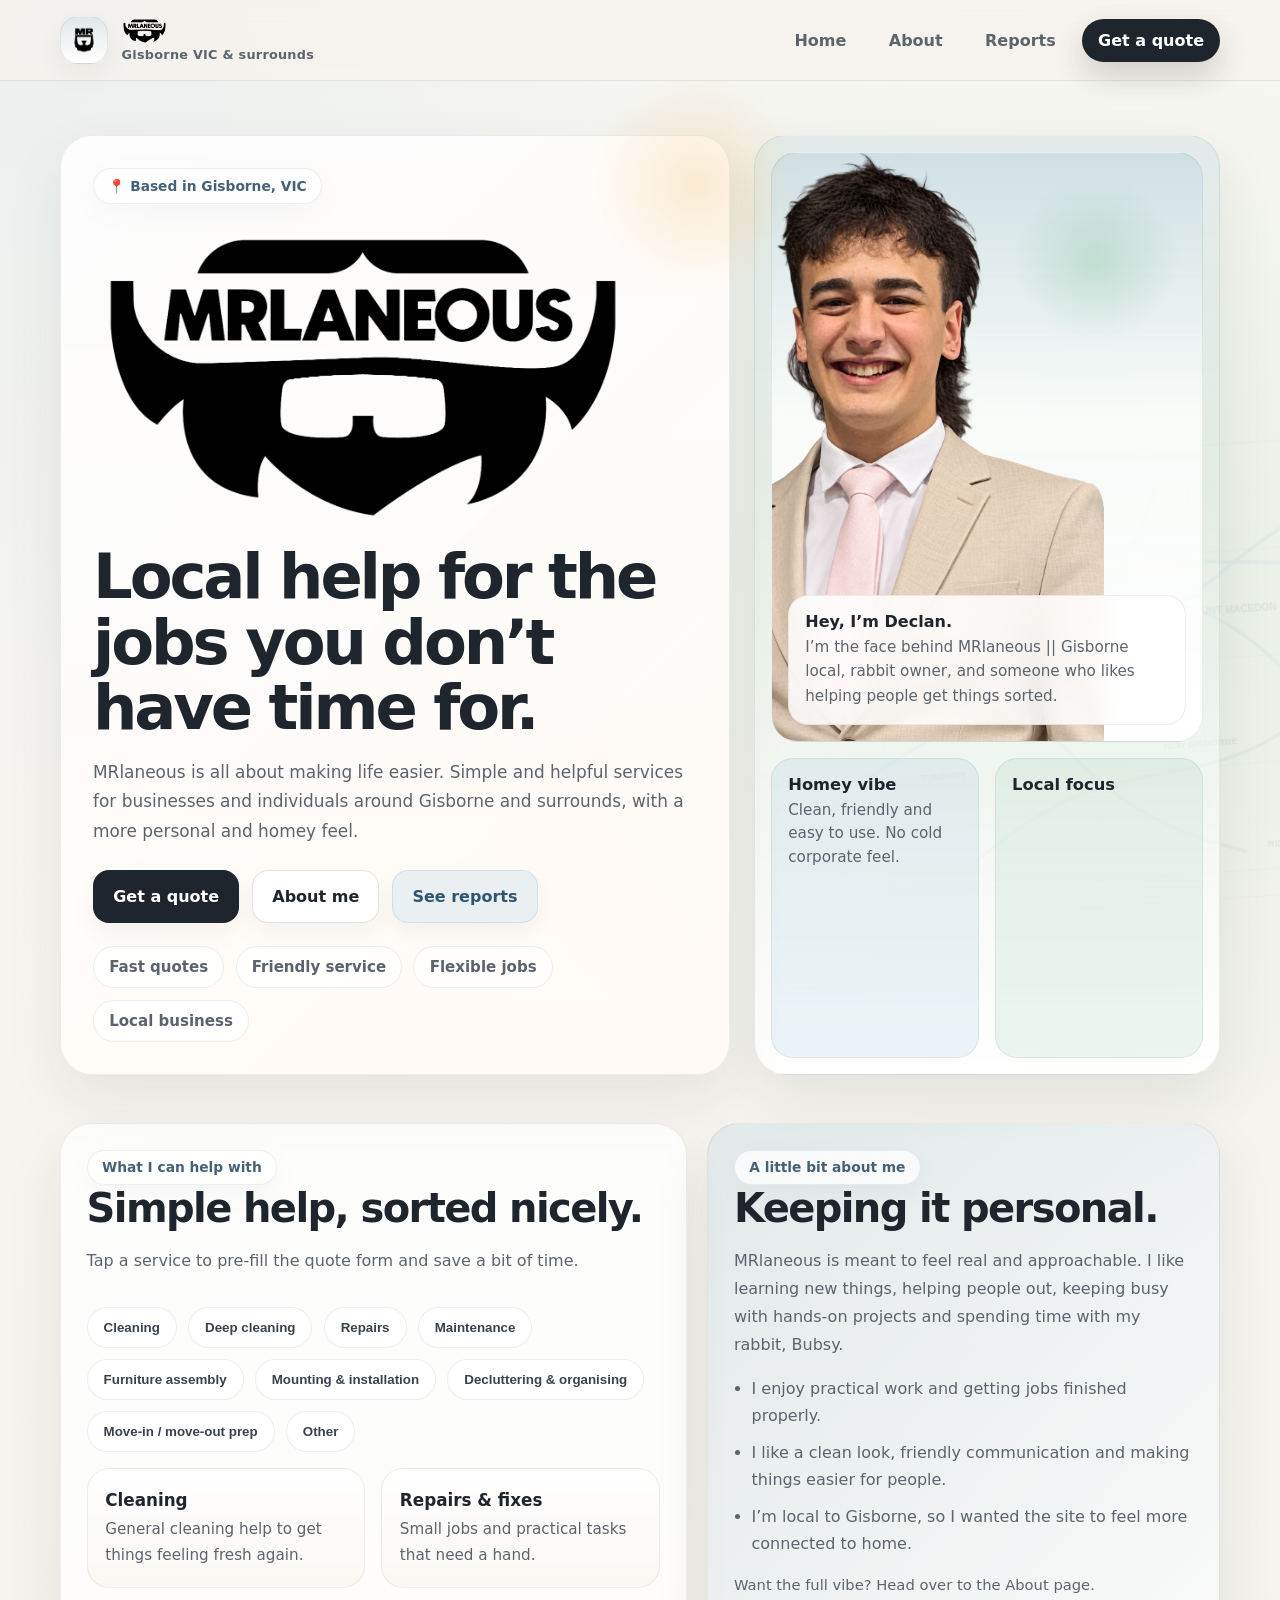
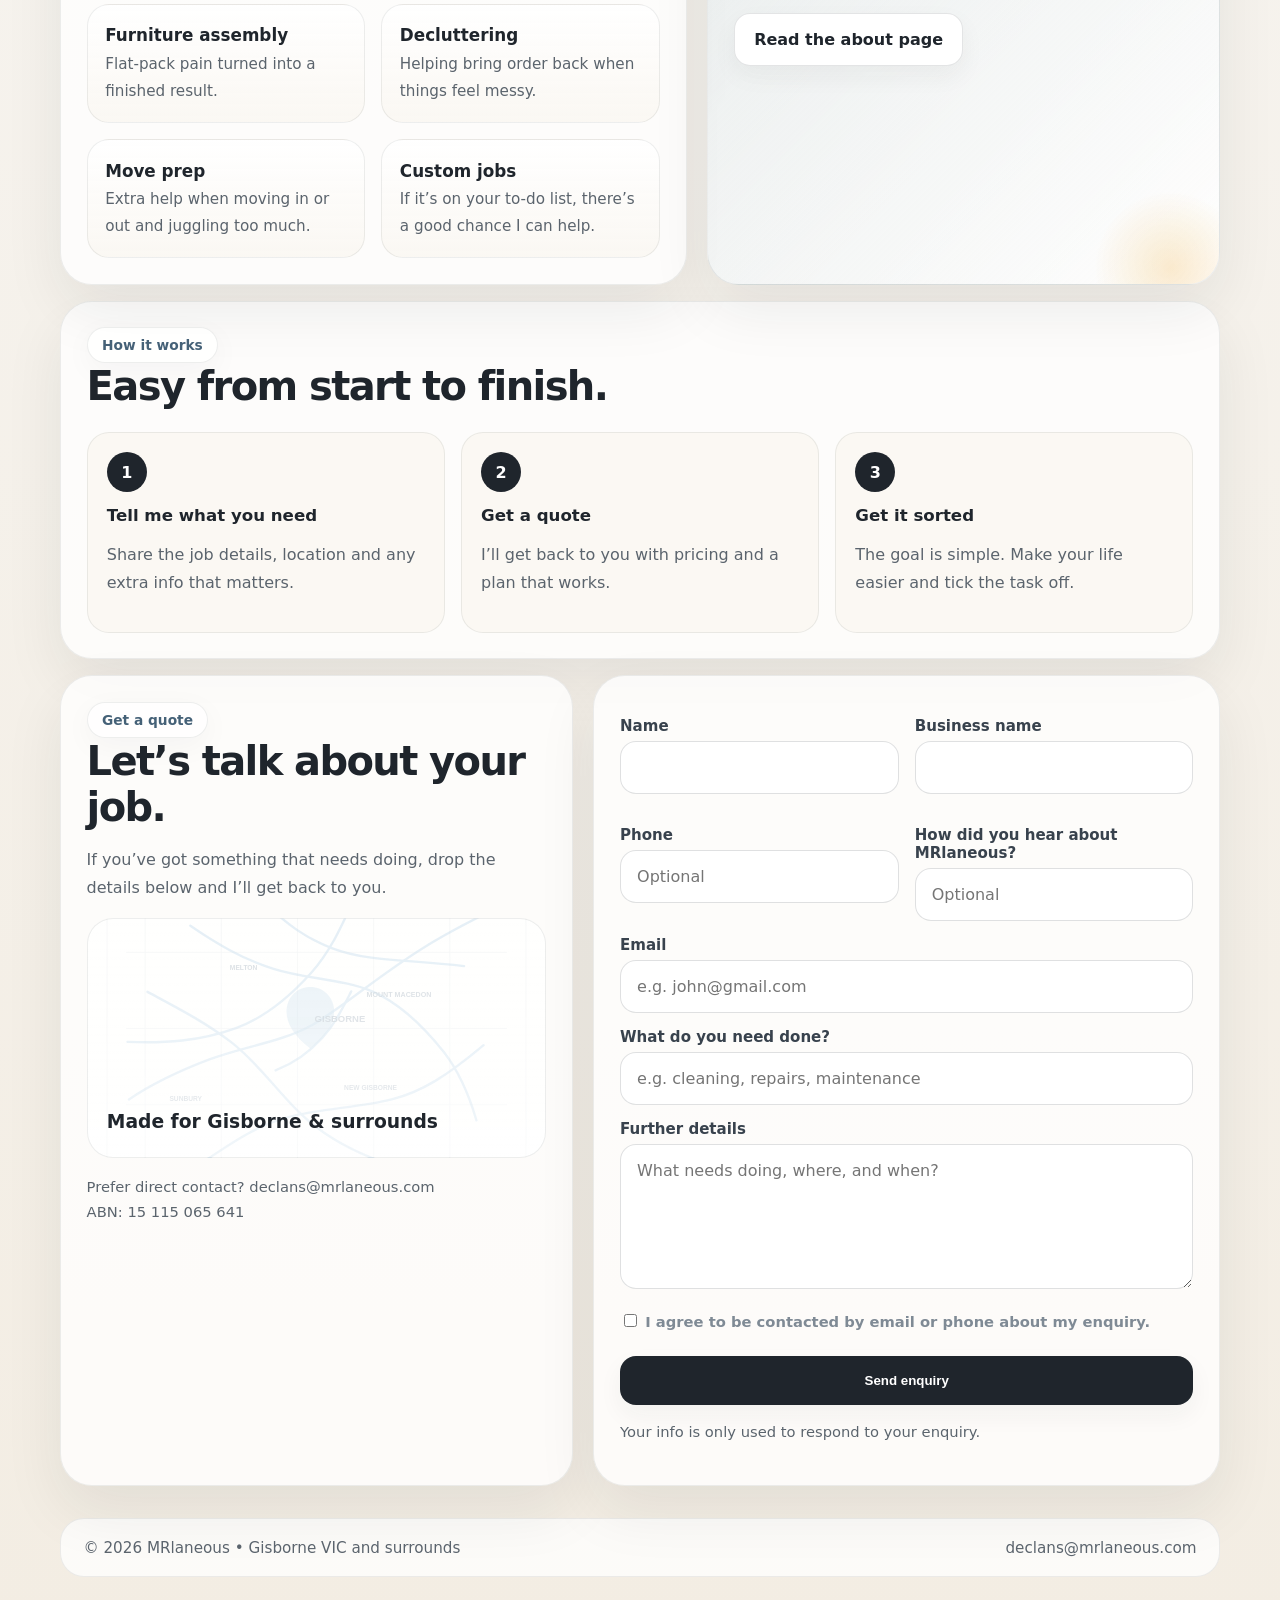
<file: index.html>
<!doctype html>
<html lang="en">
<head>
  <script async src="https://pagead2.googlesyndication.com/pagead/js/adsbygoogle.js?client=ca-pub-1422597321344719" crossorigin="anonymous"></script>
  <meta charset="UTF-8" />
  <meta name="viewport" content="width=device-width, initial-scale=1.0" />
  <link rel="icon" type="image/png" sizes="128x128" href="/assets/favicon.png" />
  <link rel="apple-touch-icon" sizes="180x180" href="/assets/apple-touch-icon.png" />
  <link rel="stylesheet" href="/assets/site.css" />
  <title>MRlaneous</title>
  <meta name="description" content="MRlaneous — friendly local help for homes and businesses in Gisborne VIC and surrounds." />
</head>
<body>
  <div class="pageWrap">
    <header class="topbar">
      <div class="topbarInner">
        <a class="brand" href="/">
          <span class="logoBadge"><img src="/assets/mrlaneous-logo.png" alt="MRlaneous logo icon" /></span>
          <span class="brandStack">
            <img class="brandWordmark" src="/assets/mrlaneous-wordmark.png" alt="MRlaneous" />
            <span class="brandSub">Gisborne VIC & surrounds</span>
          </span>
        </a>
        <nav class="nav">
          <a href="/">Home</a>
          <a href="/about.html">About</a>
          <a href="/reports/">Reports</a>
          <a class="cta" href="#quote">Get a quote</a>
        </nav>
      </div>
    </header>

    <main class="container">
      <section class="hero">
        <div class="heroPanel heroMain">
          <span class="eyebrow">📍 Based in Gisborne, VIC</span>
          <img class="heroWordmark" src="/assets/mrlaneous-wordmark.png" alt="MRlaneous" />
          <h1 class="heroTitle">Local help for the jobs you don’t have time for.</h1>
          <p class="lead">MRlaneous is all about making life easier. Simple and helpful services for businesses and individuals around Gisborne and surrounds, with a more personal and homey feel.</p>
          <div class="buttonRow">
            <a class="btn primary" href="#quote">Get a quote</a>
            <a class="btn" href="/about.html">About me</a>
            <a class="btn accent" href="/reports/">See reports</a>
          </div>
          <div class="pillRow">
            <span class="pill">Fast quotes</span>
            <span class="pill">Friendly service</span>
            <span class="pill">Flexible jobs</span>
            <span class="pill">Local business</span>
          </div>
        </div>

        <aside class="heroPanel heroSide">
          <div class="portraitCard">
            <img src="/assets/declan-portrait.png" alt="Portrait of Declan" />
            <div class="portraitNote">
              <strong>Hey, I’m Declan.</strong>
              <p>I’m the face behind MRlaneous || Gisborne local, rabbit owner, and someone who likes helping people get things sorted.</p>
            </div>
          </div>
          <div class="sideGrid">
            <div class="miniCard accentBlue">
              <strong>Homey vibe</strong>
              <span>Clean, friendly and easy to use. No cold corporate feel.</span>
            </div>
            <div class="miniCard accentGreen">
              <strong>Local focus</strong>
            </div>
          </div>
        </aside>
      </section>

      <section class="section split">
        <div class="panel">
          <div class="sectionHead">
            <div>
              <span class="eyebrow">What I can help with</span>
              <h2>Simple help, sorted nicely.</h2>
              <p>Tap a service to pre-fill the quote form and save a bit of time.</p>
            </div>
          </div>

          <div class="chips">
            <button class="chipBtn" type="button" data-service="Cleaning">Cleaning</button>
            <button class="chipBtn" type="button" data-service="Deep cleaning">Deep cleaning</button>
            <button class="chipBtn" type="button" data-service="Repairs">Repairs</button>
            <button class="chipBtn" type="button" data-service="Maintenance">Maintenance</button>
            <button class="chipBtn" type="button" data-service="Furniture assembly">Furniture assembly</button>
            <button class="chipBtn" type="button" data-service="Mounting and installation">Mounting & installation</button>
            <button class="chipBtn" type="button" data-service="Decluttering and organising">Decluttering & organising</button>
            <button class="chipBtn" type="button" data-service="Move-in or move-out prep">Move-in / move-out prep</button>
            <button class="chipBtn" type="button" data-service="Other (please describe)">Other</button>
          </div>

          <div class="serviceGrid">
            <article class="serviceCard"><h3>Cleaning</h3><p>General cleaning help to get things feeling fresh again.</p></article>
            <article class="serviceCard"><h3>Repairs & fixes</h3><p>Small jobs and practical tasks that need a hand.</p></article>
            <article class="serviceCard"><h3>Furniture assembly</h3><p>Flat-pack pain turned into a finished result.</p></article>
            <article class="serviceCard"><h3>Decluttering</h3><p>Helping bring order back when things feel messy.</p></article>
            <article class="serviceCard"><h3>Move prep</h3><p>Extra help when moving in or out and juggling too much.</p></article>
            <article class="serviceCard"><h3>Custom jobs</h3><p>If it’s on your to-do list, there’s a good chance I can help.</p></article>
          </div>
        </div>

        <aside class="panel callout">
          <span class="eyebrow">A little bit about me</span>
          <h2>Keeping it personal.</h2>
          <p>MRlaneous is meant to feel real and approachable. I like learning new things, helping people out, keeping busy with hands-on projects and spending time with my rabbit, Bubsy.</p>
          <ul class="clean">
            <li>I enjoy practical work and getting jobs finished properly.</li>
            <li>I like a clean look, friendly communication and making things easier for people.</li>
            <li>I’m local to Gisborne, so I wanted the site to feel more connected to home.</li>
          </ul>
          <p class="small">Want the full vibe? Head over to the About page.</p>
          <a class="btn" href="/about.html">Read the about page</a>
        </aside>
      </section>

      <section class="section">
        <div class="panel">
          <div class="sectionHead">
            <div>
              <span class="eyebrow">How it works</span>
              <h2>Easy from start to finish.</h2>
            </div>
          </div>
          <div class="stepGrid">
            <div class="step">
              <div class="stepNum">1</div>
              <h3>Tell me what you need</h3>
              <p>Share the job details, location and any extra info that matters.</p>
            </div>
            <div class="step">
              <div class="stepNum">2</div>
              <h3>Get a quote</h3>
              <p>I’ll get back to you with pricing and a plan that works.</p>
            </div>
            <div class="step">
              <div class="stepNum">3</div>
              <h3>Get it sorted</h3>
              <p>The goal is simple. Make your life easier and tick the task off.</p>
            </div>
          </div>
        </div>
      </section>

      <section class="section quoteGrid" id="quote">
        <div class="panel">
          <span class="eyebrow">Get a quote</span>
          <h2>Let’s talk about your job.</h2>
          <p>If you’ve got something that needs doing, drop the details below and I’ll get back to you.</p>
          <div class="mapCard">
            <h3>Made for Gisborne & surrounds</h3>
          </div>
          <p class="small" style="margin-top:1rem;">
            Prefer direct contact? <a href="mailto:declans@mrlaneous.com">declans@mrlaneous.com</a><br>
            ABN: <a href="https://abr.business.gov.au/ABN/View?id=15115065641" target="_blank" rel="noopener noreferrer">15 115 065 641</a>
          </p>
        </div>

        <div class="panel">
          <form class="quoteForm" id="quoteForm" action="https://formspree.io/f/mgolpbvg" method="POST">
            <div class="hp">
              <label>Leave this empty</label>
              <input name="_gotcha" tabindex="-1" autocomplete="off" />
            </div>

            <div class="row">
              <div>
                <label for="full_name">Name</label>
                <input id="full_name" name="name" autocomplete="name" required />
              </div>
              <div>
                <label for="business_name">Business name</label>
                <input id="business_name" name="business_name" autocomplete="organization" />
              </div>
              <div>
                <label for="phone">Phone</label>
                <input id="phone" name="phone" inputmode="tel" autocomplete="tel" placeholder="Optional" />
              </div>
              <div>
                <label for="heard">How did you hear about MRlaneous?</label>
                <input id="heard" name="heard_from" placeholder="Optional" />
              </div>
            </div>

            <label for="email">Email</label>
            <input id="email" type="email" name="email" placeholder="e.g. john@gmail.com" autocomplete="email" required />

            <label for="service">What do you need done?</label>
            <input id="service" name="service" placeholder="e.g. cleaning, repairs, maintenance" />

            <label for="message">Further details</label>
            <textarea id="message" name="message" placeholder="What needs doing, where, and when?" required></textarea>

            <label class="checkRow">
              <input type="checkbox" name="consent" required />
              <span class="small">I agree to be contacted by email or phone about my enquiry.</span>
            </label>

            <input type="hidden" name="_subject" value="New website lead" />
            <button id="submitBtn" class="btn primary" type="submit" style="margin-top:1rem; width:100%;">Send enquiry</button>
            <p class="small" id="formStatus">Your info is only used to respond to your enquiry.</p>
          </form>
        </div>
      </section>

      <footer class="footer">
        <div class="footerInner">
          <div>© <span id="y"></span> MRlaneous • Gisborne VIC and surrounds</div>
          <div><a href="mailto:declans@mrlaneous.com">declans@mrlaneous.com</a></div>
        </div>
      </footer>
    </main>
  </div>

  <div class="toast" id="toast">Sent ✅ I’ll get back to you soon.</div>

  <script>
    document.getElementById("y").textContent = new Date().getFullYear();
    const serviceInput = document.getElementById("service");
    document.querySelectorAll(".chipBtn").forEach(btn => {
      btn.addEventListener("click", () => {
        serviceInput.value = btn.dataset.service;
        document.querySelector("#quote").scrollIntoView({ behavior: "smooth", block: "start" });
        serviceInput.focus();
      });
    });

    const phone = document.getElementById("phone");
    phone.addEventListener("input", () => {
      phone.value = phone.value.replace(/[^\d+\s()-]/g, "");
    });

    const form = document.getElementById("quoteForm");
    const btn = document.getElementById("submitBtn");
    const status = document.getElementById("formStatus");
    const toast = document.getElementById("toast");
    form.addEventListener("submit", async (e) => {
      e.preventDefault();
      btn.disabled = true;
      btn.textContent = "Sending...";
      status.textContent = "Sending your enquiry…";
      try {
        const res = await fetch(form.action, {
          method: "POST",
          body: new FormData(form),
          headers: { "Accept": "application/json" }
        });
        if (res.ok) {
          form.reset();
          status.textContent = "Sent. I’ll reply soon.";
          toast.classList.add("show");
          setTimeout(() => toast.classList.remove("show"), 2600);
        } else {
          status.textContent = "It didn’t send. Try again or email declans@mrlaneous.com";
        }
      } catch (err) {
        status.textContent = "Network error. Try again or email declans@mrlaneous.com";
      } finally {
        btn.disabled = false;
        btn.textContent = "Send enquiry";
      }
    });
  </script>
</body>
</html>
</file>
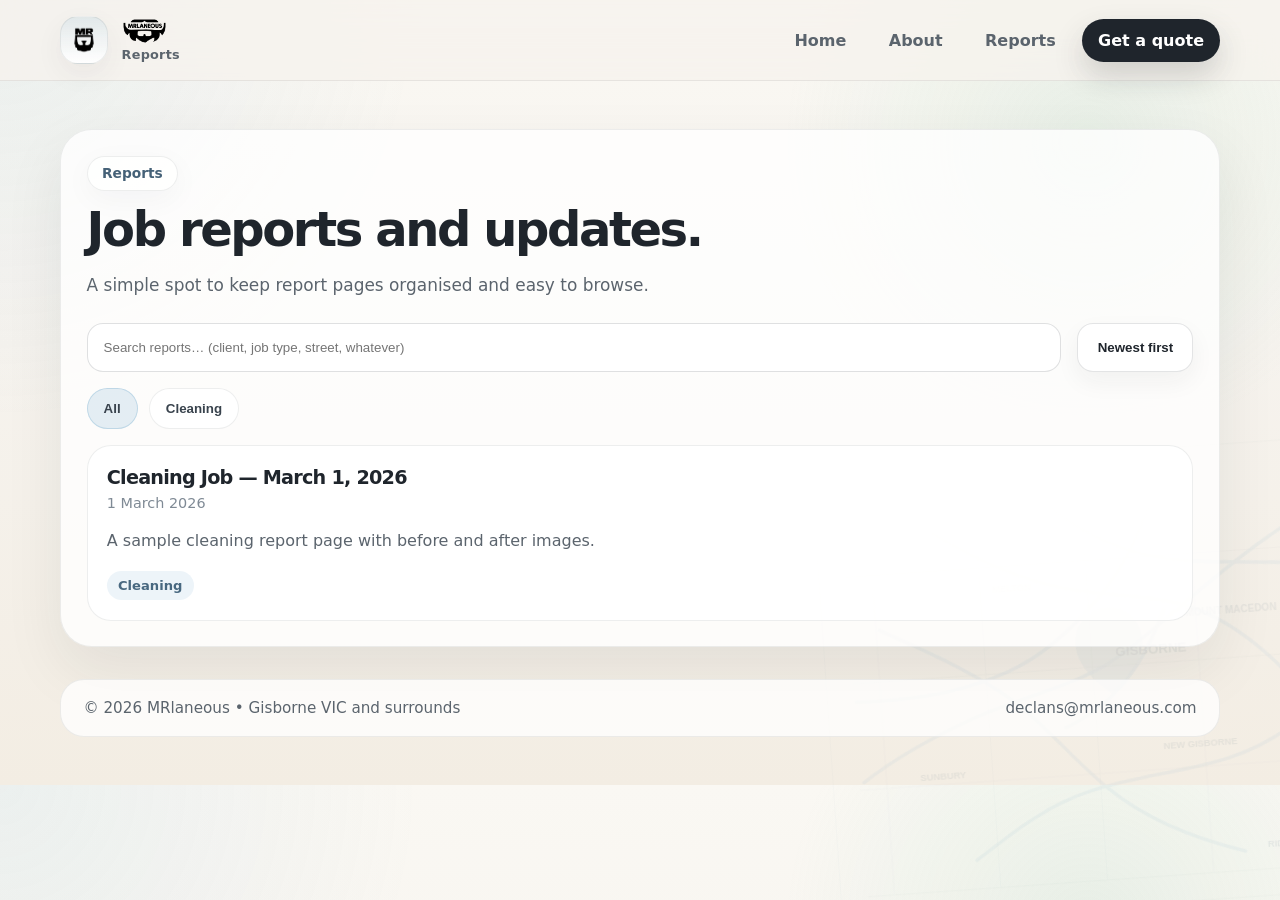
<file: reports/index.html>
<!doctype html>
<html lang="en">
<head>
  <meta charset="UTF-8" />
  <meta name="viewport" content="width=device-width, initial-scale=1.0" />
  <link rel="icon" type="image/png" sizes="128x128" href="/assets/favicon.png" />
  <link rel="apple-touch-icon" sizes="180x180" href="/assets/apple-touch-icon.png" />
  <link rel="stylesheet" href="/assets/site.css" />
  <title>Reports • MRlaneous</title>
  <meta name="description" content="MRlaneous job reports and updates." />
</head>
<body>
  <div class="pageWrap">
    <header class="topbar">
      <div class="topbarInner">
        <a class="brand" href="/">
          <span class="logoBadge"><img src="/assets/mrlaneous-logo.png" alt="MRlaneous logo icon" /></span>
          <span class="brandStack">
            <img class="brandWordmark" src="/assets/mrlaneous-wordmark.png" alt="MRlaneous" />
            <span class="brandSub">Reports</span>
          </span>
        </a>
        <nav class="nav">
          <a href="/">Home</a>
          <a href="/about.html">About</a>
          <a href="/reports/">Reports</a>
          <a class="cta" href="/#quote">Get a quote</a>
        </nav>
      </div>
    </header>

    <main class="container">
      <section class="section" style="padding-top:3rem;">
        <div class="panel">
          <span class="eyebrow">Reports</span>
          <h1 class="heroTitle" style="font-size:clamp(2rem,4vw,3rem); margin-top:.8rem;">Job reports and updates.</h1>
          <p class="lead">A simple spot to keep report pages organised and easy to browse.</p>

          <div class="searchRow" style="margin-top:1.4rem;">
            <div class="searchWrap"><input id="search" type="text" placeholder="Search reports… (client, job type, street, whatever)" /></div>
            <button id="sortBtn" class="btn" type="button" aria-pressed="true">Newest first</button>
          </div>
          <div class="chips">
            <button class="chip active" type="button" data-tag="all">All</button>
            <button class="chip" type="button" data-tag="cleaning">Cleaning</button>
          </div>

          <div class="list" id="reportList">
            <article class="reportCard" data-title="Cleaning Job — March 1, 2026" data-text="cleaning job march 1 2026 cleaning" data-date="2026-03-01" data-tags="cleaning">
              <h2><a href="/reports/2026-03-01-cleaning-job.html">Cleaning Job — March 1, 2026</a></h2>
              <div class="reportMeta">1 March 2026</div>
              <p>A sample cleaning report page with before and after images.</p>
              <div class="reportTags"><span class="reportTag">Cleaning</span></div>
            </article>
          </div>

          <div class="empty" id="emptyState" hidden>No reports matched your search.</div>
        </div>
      </section>

      <footer class="footer">
        <div class="footerInner">
          <div>© <span id="y"></span> MRlaneous • Gisborne VIC and surrounds</div>
          <div><a href="mailto:declans@mrlaneous.com">declans@mrlaneous.com</a></div>
        </div>
      </footer>
    </main>
  </div>
  <script>
    document.getElementById("y").textContent = new Date().getFullYear();
    const search = document.getElementById("search");
    const sortBtn = document.getElementById("sortBtn");
    const reportList = document.getElementById("reportList");
    const emptyState = document.getElementById("emptyState");
    const cards = Array.from(reportList.querySelectorAll(".reportCard"));
    let activeTag = "all";
    let newestFirst = true;

    function render(){
      const q = search.value.trim().toLowerCase();
      let filtered = cards.filter(card => {
        const matchesSearch = card.dataset.text.includes(q);
        const matchesTag = activeTag === "all" || card.dataset.tags.includes(activeTag);
        return matchesSearch && matchesTag;
      });
      filtered.sort((a,b) => newestFirst ? b.dataset.date.localeCompare(a.dataset.date) : a.dataset.date.localeCompare(b.dataset.date));
      cards.forEach(card => card.remove());
      filtered.forEach(card => reportList.appendChild(card));
      emptyState.hidden = filtered.length !== 0;
    }

    search.addEventListener("input", render);
    sortBtn.addEventListener("click", () => {
      newestFirst = !newestFirst;
      sortBtn.textContent = newestFirst ? "Newest first" : "Oldest first";
      sortBtn.setAttribute("aria-pressed", String(newestFirst));
      render();
    });
    document.querySelectorAll(".chip").forEach(chip => {
      chip.addEventListener("click", () => {
        document.querySelectorAll(".chip").forEach(c => c.classList.remove("active"));
        chip.classList.add("active");
        activeTag = chip.dataset.tag;
        render();
      });
    });
    render();
  </script>
</body>
</html>
</file>
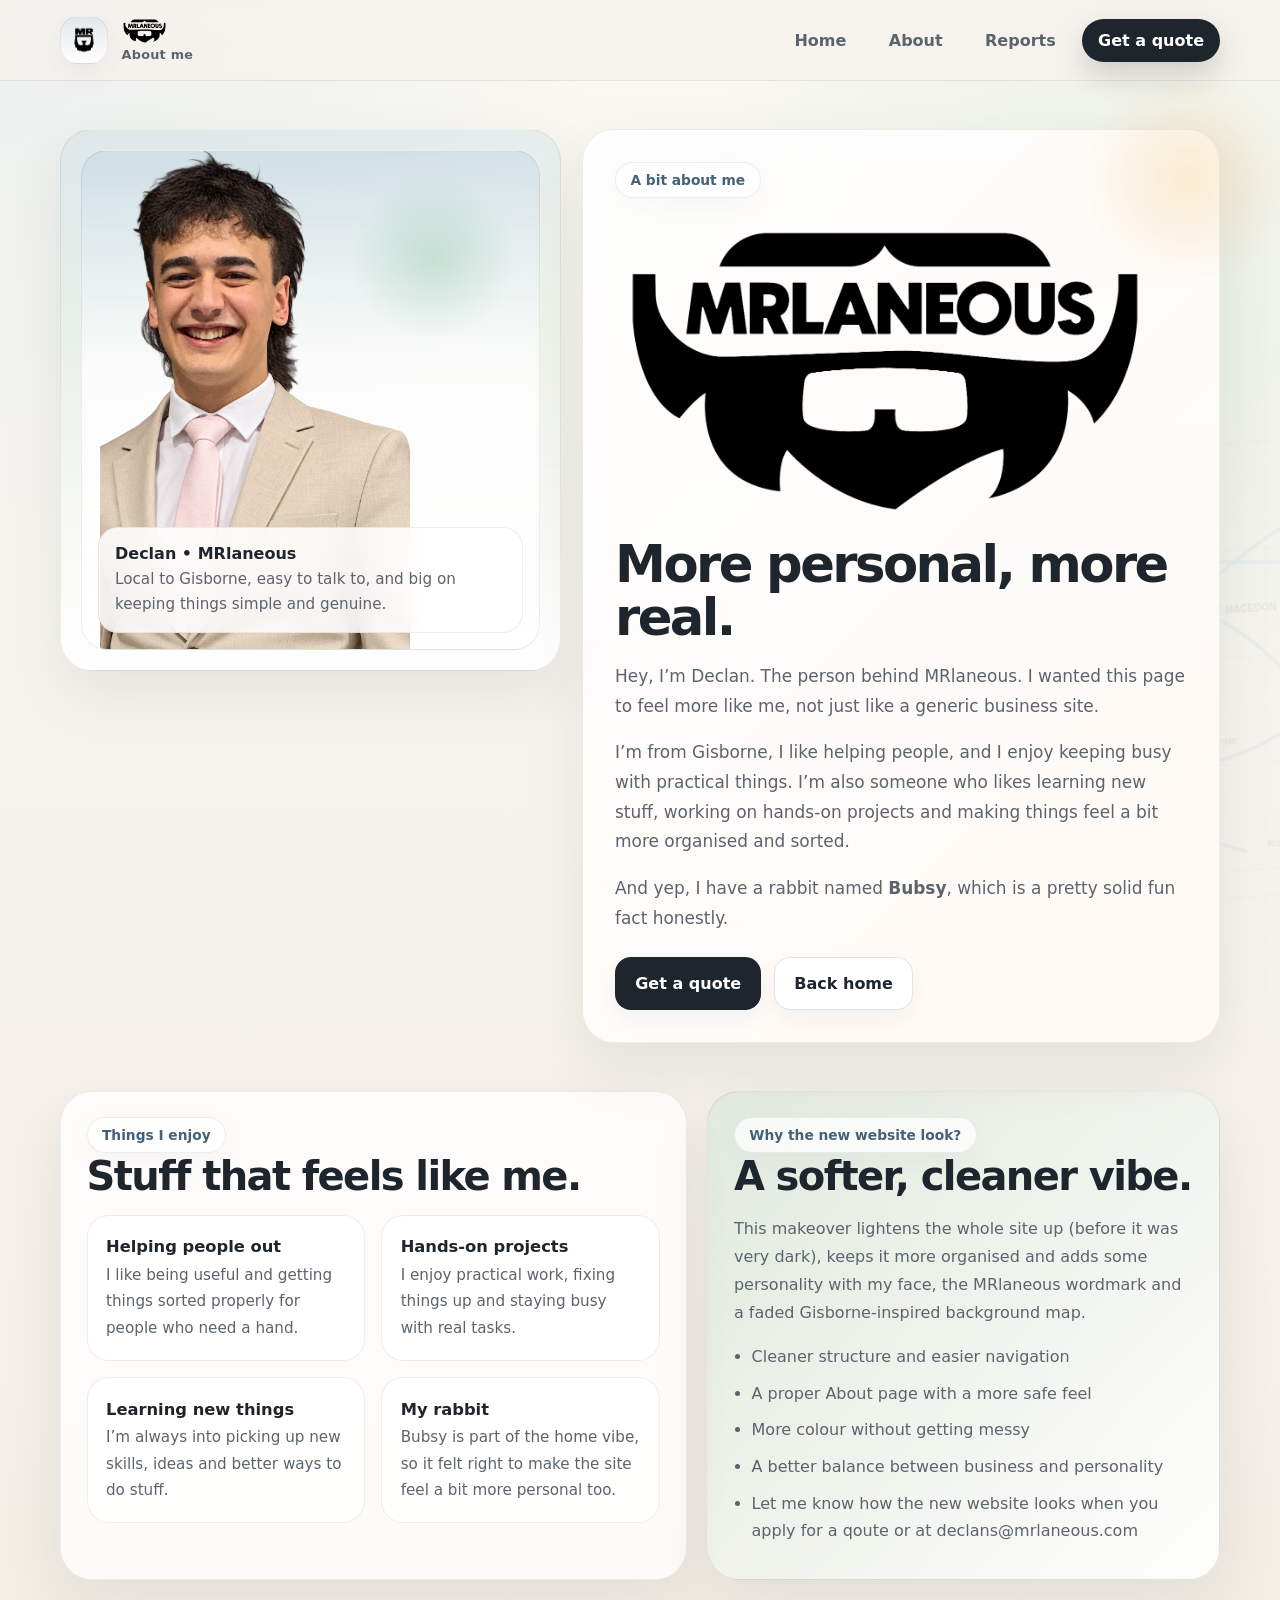
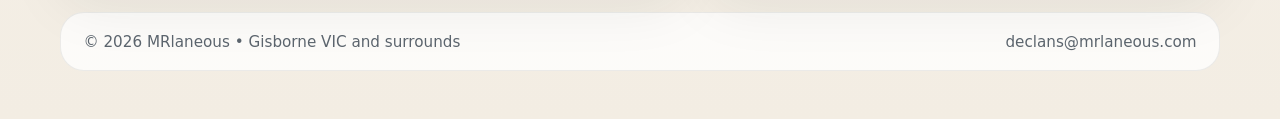
<file: about.html>
<!doctype html>
<html lang="en">
<head>
  <meta charset="UTF-8" />
  <meta name="viewport" content="width=device-width, initial-scale=1.0" />
  <link rel="icon" type="image/png" sizes="128x128" href="/assets/favicon.png" />
  <link rel="apple-touch-icon" sizes="180x180" href="/assets/apple-touch-icon.png" />
  <link rel="stylesheet" href="/assets/site.css" />
  <title>About • MRlaneous</title>
  <meta name="description" content="Learn a bit more about Declan and the person behind MRlaneous." />
</head>
<body>
  <div class="pageWrap">
    <header class="topbar">
      <div class="topbarInner">
        <a class="brand" href="/">
          <span class="logoBadge"><img src="/assets/mrlaneous-logo.png" alt="MRlaneous logo icon" /></span>
          <span class="brandStack">
            <img class="brandWordmark" src="/assets/mrlaneous-wordmark.png" alt="MRlaneous" />
            <span class="brandSub">About me</span>
          </span>
        </a>
        <nav class="nav">
          <a href="/">Home</a>
          <a href="/about.html">About</a>
          <a href="/reports/">Reports</a>
          <a class="cta" href="/#quote">Get a quote</a>
        </nav>
      </div>
    </header>

    <main class="container">
      <section class="hero aboutGrid" style="padding-top:3rem;">
        <div class="heroPanel heroSide" style="padding:1.25rem;">
          <div class="portraitCard" style="min-height:500px;">
            <img src="/assets/declan-portrait.png" alt="Portrait of Declan" />
            <div class="portraitNote">
              <strong>Declan • MRlaneous</strong>
              <p>Local to Gisborne, easy to talk to, and big on keeping things simple and genuine.</p>
            </div>
          </div>
        </div>

        <div class="heroPanel heroMain">
          <span class="eyebrow">A bit about me</span>
          <img class="heroWordmark" src="/assets/mrlaneous-wordmark.png" alt="MRlaneous" />
          <h1 class="heroTitle" style="font-size:clamp(2rem,4vw,3.2rem);">More personal, more real.</h1>
          <p class="lead">Hey, I’m Declan. The person behind MRlaneous. I wanted this page to feel more like me, not just like a generic business site.</p>
          <p class="lead">I’m from Gisborne, I like helping people, and I enjoy keeping busy with practical things. I’m also someone who likes learning new stuff, working on hands-on projects and making things feel a bit more organised and sorted.</p>
          <p class="lead">And yep, I have a rabbit named <strong>Bubsy</strong>, which is a pretty solid fun fact honestly.</p>
          <div class="buttonRow">
            <a class="btn primary" href="/#quote">Get a quote</a>
            <a class="btn" href="/">Back home</a>
          </div>
        </div>
      </section>

      <section class="section split">
        <div class="panel">
          <span class="eyebrow">Things I enjoy</span>
          <h2>Stuff that feels like me.</h2>
          <div class="interestGrid">
            <article class="interestCard"><h3>Helping people out</h3><p>I like being useful and getting things sorted properly for people who need a hand.</p></article>
            <article class="interestCard"><h3>Hands-on projects</h3><p>I enjoy practical work, fixing things up and staying busy with real tasks.</p></article>
            <article class="interestCard"><h3>Learning new things</h3><p>I’m always into picking up new skills, ideas and better ways to do stuff.</p></article>
            <article class="interestCard"><h3>My rabbit</h3><p>Bubsy is part of the home vibe, so it felt right to make the site feel a bit more personal too.</p></article>
          </div>
        </div>

        <aside class="panel highlight">
          <span class="eyebrow">Why the new website look?</span>
          <h2>A softer, cleaner vibe.</h2>
          <p>This makeover lightens the whole site up (before it was very dark), keeps it more organised and adds some personality with my face, the MRlaneous wordmark and a faded Gisborne-inspired background map.</p>
          <ul class="clean">
            <li>Cleaner structure and easier navigation</li>
            <li>A proper About page with a more safe feel</li>
            <li>More colour without getting messy</li>
            <li>A better balance between business and personality</li>
            <li>Let me know how the new website looks when you apply for a qoute or at <a href="mailto:declans@mrlaneous.com">declans@mrlaneous.com</a></li>
          </ul>
        </aside>
      </section>

      <footer class="footer">
        <div class="footerInner">
          <div>© <span id="y"></span> MRlaneous • Gisborne VIC and surrounds</div>
          <div><a href="mailto:declans@mrlaneous.com">declans@mrlaneous.com</a></div>
        </div>
      </footer>
    </main>
  </div>
  <script>document.getElementById("y").textContent = new Date().getFullYear();</script>
</body>
</html>
</file>
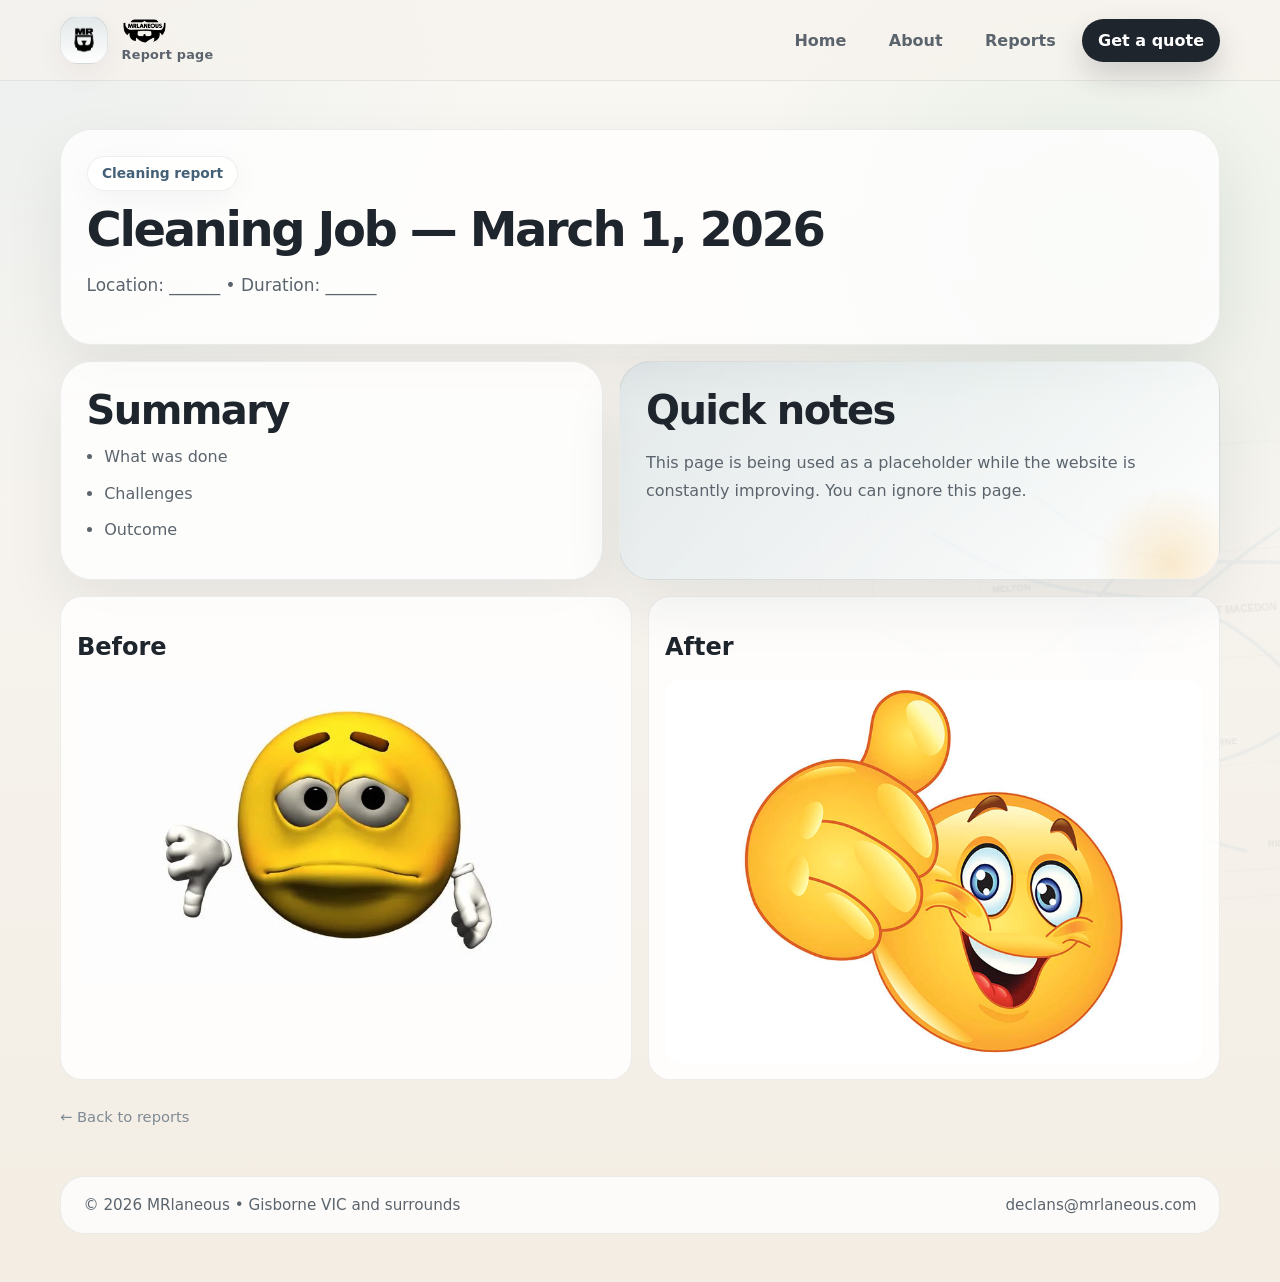
<file: reports/2026-03-01-cleaning-job.html>
<!doctype html>
<html lang="en">
<head>
  <meta charset="UTF-8" />
  <meta name="viewport" content="width=device-width, initial-scale=1.0" />
  <link rel="icon" type="image/png" sizes="128x128" href="/assets/favicon.png" />
  <link rel="apple-touch-icon" sizes="180x180" href="/assets/apple-touch-icon.png" />
  <link rel="stylesheet" href="/assets/site.css" />
  <title>Cleaning Job — March 1, 2026</title>
</head>
<body>
  <div class="pageWrap">
    <header class="topbar">
      <div class="topbarInner">
        <a class="brand" href="/">
          <span class="logoBadge"><img src="/assets/mrlaneous-logo.png" alt="MRlaneous logo icon" /></span>
          <span class="brandStack">
            <img class="brandWordmark" src="/assets/mrlaneous-wordmark.png" alt="MRlaneous" />
            <span class="brandSub">Report page</span>
          </span>
        </a>
        <nav class="nav">
          <a href="/">Home</a>
          <a href="/about.html">About</a>
          <a href="/reports/">Reports</a>
          <a class="cta" href="/#quote">Get a quote</a>
        </nav>
      </div>
    </header>

    <main class="container">
      <section class="section" style="padding-top:3rem;">
        <div class="panel">
          <span class="eyebrow">Cleaning report</span>
          <h1 class="heroTitle" style="font-size:clamp(2rem,4vw,3rem); margin-top:.8rem;">Cleaning Job — March 1, 2026</h1>
          <p class="lead">Location: ______ • Duration: ______</p>
        </div>
      </section>

      <section class="section reportHero">
        <div class="panel">
          <h2>Summary</h2>
          <ul class="clean">
            <li>What was done</li>
            <li>Challenges</li>
            <li>Outcome</li>
          </ul>
        </div>
        <div class="panel callout">
          <h2>Quick notes</h2>
          <p>This page is being used as a placeholder while the website is constantly improving. You can ignore this page.</p>
        </div>
      </section>

      <section class="section gallery">
        <div class="mediaCard">
          <h2>Before</h2>
          <img src="../assets/reports/2026-03-01-cleaning-job/befwore.webp" alt="Before cleaning" />
        </div>
        <div class="mediaCard">
          <h2>After</h2>
          <img src="../assets/reports/2026-03-01-cleaning-job/afwter.jpeg" alt="After cleaning" />
        </div>
      </section>

      <p class="small" style="margin-top:1.5rem;"><a href="/reports/">← Back to reports</a></p>

      <footer class="footer">
        <div class="footerInner">
          <div>© <span id="y"></span> MRlaneous • Gisborne VIC and surrounds</div>
          <div><a href="mailto:declans@mrlaneous.com">declans@mrlaneous.com</a></div>
        </div>
      </footer>
    </main>
  </div>
  <script>document.getElementById("y").textContent = new Date().getFullYear();</script>
</body>
</html>
</file>
<file: assets/site.css>
:root{
  --bg:#f6f3ee;
  --bg-2:#efe7da;
  --panel:#ffffff;
  --panel-soft:#fbf8f3;
  --line:#ded6ca;
  --line-strong:#cbbfb0;
  --text:#1f252c;
  --muted:#5b646d;
  --muted-soft:#7f8a95;
  --accent:#6da7ca;
  --accent-2:#98cdb3;
  --accent-3:#f2c472;
  --accent-4:#f09d91;
  --shadow:0 24px 60px rgba(31,37,44,.08);
  --radius-xl:32px;
  --radius-lg:24px;
  --radius-md:18px;
  --radius-sm:14px;
  --container:1160px;
}
*{box-sizing:border-box}
html{scroll-behavior:smooth}
body{
  margin:0;
  font-family: Inter, system-ui, -apple-system, BlinkMacSystemFont, "Segoe UI", Arial, sans-serif;
  color:var(--text);
  background:
    radial-gradient(circle at top left, rgba(109,167,202,.10), transparent 28%),
    radial-gradient(circle at 85% 18%, rgba(152,205,179,.18), transparent 24%),
    linear-gradient(180deg, #faf8f3 0%, var(--bg) 44%, #f3ede3 100%);
}
a{color:inherit;text-decoration:none}
img{max-width:100%;display:block}
.container{width:min(var(--container), calc(100% - 2rem)); margin:0 auto}
.eyebrow{
  display:inline-flex; align-items:center; gap:.5rem;
  padding:.55rem .9rem; border-radius:999px;
  border:1px solid rgba(31,37,44,.08); background:rgba(255,255,255,.72);
  box-shadow:0 8px 30px rgba(31,37,44,.04);
  font-size:.86rem; font-weight:700; color:#456177;
}
.topbar{
  position:sticky; top:0; z-index:20;
  background:rgba(246,243,238,.78);
  border-bottom:1px solid rgba(109,108,105,.12);
  backdrop-filter: blur(16px);
}
.topbarInner{
  width:min(var(--container), calc(100% - 2rem)); margin:0 auto;
  display:flex; align-items:center; justify-content:space-between; gap:1rem;
  padding:1rem 0;
}
.brand{
  display:flex; align-items:center; gap:.85rem; min-width:0;
}
.logoBadge{
  width:48px; height:48px; flex:0 0 48px;
  border-radius:18px; padding:.55rem;
  background:linear-gradient(180deg, rgba(109,167,202,.14), rgba(255,255,255,.95));
  border:1px solid rgba(31,37,44,.08);
  box-shadow:0 10px 28px rgba(31,37,44,.06);
}
.logoBadge img{width:100%; height:100%; object-fit:contain}
.brandStack{display:flex; flex-direction:column; gap:.15rem; min-width:0}
.brandWordmark{height:26px; width:auto; max-width:min(48vw, 240px); object-fit:contain; object-position:left center}
.brandSub{font-size:.8rem; color:var(--muted); font-weight:600; letter-spacing:.02em}
.nav{display:flex; align-items:center; gap:.65rem; flex-wrap:wrap; justify-content:flex-end}
.nav a{
  padding:.75rem 1rem; border-radius:999px;
  color:var(--muted); font-weight:700;
}
.nav a:hover{background:rgba(255,255,255,.72); color:var(--text)}
.nav .cta{
  background:var(--text); color:white;
  box-shadow:0 14px 30px rgba(31,37,44,.18);
}
.nav .cta:hover{background:#2b333b; color:white}
.pageWrap{position:relative; overflow:hidden}
.pageWrap::before{
  content:"";
  position:fixed; inset:auto -10rem -2rem auto;
  width:min(50vw, 760px); aspect-ratio:960/760;
  background:url('/assets/gisborne-map.svg') center/contain no-repeat;
  opacity:.10; pointer-events:none; z-index:-1; transform:rotate(-4deg);
}
.hero{
  padding:3.4rem 0 2rem;
  display:grid; grid-template-columns: minmax(0, 1.18fr) minmax(300px, .82fr);
  gap:1.5rem; align-items:stretch;
}
.heroPanel, .panel{
  background:rgba(255,255,255,.78); border:1px solid rgba(31,37,44,.08);
  border-radius:var(--radius-xl); box-shadow:var(--shadow);
}
.heroMain{
  position:relative; padding:2rem;
  background:
    linear-gradient(135deg, rgba(255,255,255,.90), rgba(255,250,245,.92)),
    linear-gradient(180deg, rgba(109,167,202,.08), transparent);
}
.heroMain::after{
  content:""; position:absolute; right:-5rem; top:-4rem; width:14rem; height:14rem;
  background:radial-gradient(circle, rgba(242,196,114,.30), transparent 68%);
  pointer-events:none;
}
.heroWordmark{height:auto; width:min(100%, 540px); margin:1.1rem 0 .7rem}
.heroTitle{font-size:clamp(2.15rem, 5vw, 3.9rem); line-height:1.05; margin:0 0 .9rem; letter-spacing:-.05em}
.lead{font-size:1.06rem; color:var(--muted); max-width:58ch; line-height:1.75}
.buttonRow{display:flex; gap:.8rem; flex-wrap:wrap; margin-top:1.45rem}
.btn{
  display:inline-flex; align-items:center; justify-content:center; gap:.55rem;
  padding:1rem 1.2rem; border-radius:16px; border:1px solid rgba(31,37,44,.12);
  background:var(--panel); color:var(--text); font-weight:800; cursor:pointer;
  box-shadow:0 10px 24px rgba(31,37,44,.05);
}
.btn:hover{transform:translateY(-1px); box-shadow:0 16px 30px rgba(31,37,44,.08)}
.btn.primary{background:var(--text); color:#fff; border-color:transparent}
.btn.accent{background:rgba(109,167,202,.14); color:#2f5671; border-color:rgba(109,167,202,.20)}
.pillRow{display:flex; flex-wrap:wrap; gap:.7rem; margin-top:1.45rem}
.pill{
  display:inline-flex; align-items:center; gap:.45rem; padding:.7rem .95rem; border-radius:999px;
  background:rgba(255,255,255,.78); border:1px solid rgba(31,37,44,.08); color:var(--muted); font-weight:700; font-size:.94rem;
}
.heroSide{
  padding:1rem; display:grid; gap:1rem;
  background:
    linear-gradient(180deg, rgba(109,167,202,.12), rgba(152,205,179,.10) 36%, rgba(255,255,255,.95));
}
.portraitCard{
  position:relative; min-height:420px; border-radius:26px; overflow:hidden;
  background:linear-gradient(180deg, rgba(109,167,202,.16), rgba(255,255,255,.74) 44%, rgba(255,255,255,.95));
  border:1px solid rgba(31,37,44,.08);
}
.portraitCard::before{
  content:""; position:absolute; inset:1rem 1rem auto auto; width:180px; height:180px;
  background:radial-gradient(circle, rgba(152,205,179,.45), transparent 65%);
}
.portraitCard img{
  position:absolute; inset:auto 50% 0 auto; transform:translateX(32%); max-height:102%; width:auto;
}
.portraitNote{
  position:absolute; left:1rem; right:1rem; bottom:1rem;
  background:rgba(255,255,255,.85); border:1px solid rgba(31,37,44,.08);
  border-radius:20px; padding:1rem; backdrop-filter:blur(10px);
}
.portraitNote strong{display:block; margin-bottom:.25rem}
.portraitNote p{margin:0; color:var(--muted); line-height:1.6; font-size:.95rem}
.sideGrid{display:grid; grid-template-columns:1fr 1fr; gap:1rem}
.miniCard{
  padding:1rem 1rem 1.1rem; border-radius:22px; border:1px solid rgba(31,37,44,.08);
  background:rgba(255,255,255,.86);
}
.miniCard.accentBlue{background:rgba(109,167,202,.13)}
.miniCard.accentGreen{background:rgba(152,205,179,.18)}
.miniCard strong{display:block; margin-bottom:.3rem; font-size:1.02rem}
.miniCard span{color:var(--muted); line-height:1.55; font-size:.95rem}
.section{padding:1rem 0 0}
.sectionHead{display:flex; align-items:end; justify-content:space-between; gap:1rem; flex-wrap:wrap; margin-bottom:1rem}
.sectionHead h2, .panel h2{font-size:clamp(1.7rem, 4vw, 2.5rem); margin:0 0 .45rem; letter-spacing:-.04em}
.sectionHead p, .panel p{color:var(--muted); line-height:1.75}
.split{display:grid; grid-template-columns:minmax(0, 1.1fr) minmax(280px, .9fr); gap:1.3rem}
.panel{padding:1.6rem}
.serviceGrid{display:grid; grid-template-columns:repeat(2,minmax(0,1fr)); gap:1rem; margin-top:1rem}
.serviceCard{
  padding:1.1rem; border-radius:22px; border:1px solid rgba(31,37,44,.08);
  background:linear-gradient(180deg, rgba(255,255,255,.96), rgba(250,247,242,.92));
}
.serviceCard h3{margin:.2rem 0 .35rem; font-size:1.05rem}
.serviceCard p{margin:0; font-size:.95rem}
.section ul.clean{margin:.2rem 0 0; padding-left:1.1rem; color:var(--muted)}
.section ul.clean li{margin:.6rem 0; line-height:1.7}
.callout{
  position:relative; overflow:hidden;
  background:linear-gradient(135deg, rgba(109,167,202,.14), rgba(255,255,255,.92));
}
.callout::after{content:""; position:absolute; inset:auto -2rem -4rem auto; width:10rem; height:10rem; background:radial-gradient(circle, rgba(242,196,114,.34), transparent 68%)}
.stepGrid{display:grid; grid-template-columns:repeat(3,minmax(0,1fr)); gap:1rem; margin-top:1rem}
.step{padding:1.2rem; border-radius:22px; border:1px solid rgba(31,37,44,.08); background:var(--panel-soft)}
.stepNum{width:40px; height:40px; border-radius:50%; display:grid; place-items:center; background:var(--text); color:#fff; font-weight:900; margin-bottom:.85rem}
.step h3{margin:0 0 .35rem; font-size:1.04rem}
.quoteGrid{display:grid; grid-template-columns:minmax(0,.9fr) minmax(0,1.1fr); gap:1.3rem}
.mapCard{
  min-height:240px; border-radius:26px; border:1px solid rgba(31,37,44,.08);
  background:
    linear-gradient(180deg, rgba(255,255,255,.75), rgba(255,255,255,.86)),
    url('/assets/gisborne-map.svg') center/cover no-repeat;
  display:flex; flex-direction:column; justify-content:flex-end; padding:1.2rem;
}
.mapCard h3{margin:0 0 .35rem}
.quoteForm .row{display:grid; grid-template-columns:1fr 1fr; gap:1rem}
.quoteForm label{display:block; margin:.95rem 0 .38rem; font-size:.94rem; font-weight:700; color:#38424d}
.quoteForm input, .quoteForm textarea{
  width:100%; padding:1rem; border-radius:16px; border:1px solid rgba(31,37,44,.14);
  background:#fff; color:var(--text); font:inherit; outline:none;
}
.quoteForm input:focus, .quoteForm textarea:focus{border-color:rgba(109,167,202,.65); box-shadow:0 0 0 4px rgba(109,167,202,.12)}
.quoteForm textarea{min-height:145px; resize:vertical}
.small{font-size:.92rem; color:var(--muted-soft); line-height:1.7}
.checkRow{display:flex; gap:.7rem; align-items:flex-start; margin-top:.9rem}
.checkRow input{width:auto; margin-top:.3rem}
.chips{display:flex; flex-wrap:wrap; gap:.7rem; margin-top:1rem}
.chipBtn, .chip{
  border:1px solid rgba(31,37,44,.08); background:rgba(255,255,255,.84); color:#39434d;
  padding:.75rem 1rem; border-radius:999px; font-weight:700; cursor:pointer;
}
.chipBtn:hover, .chip:hover{background:rgba(109,167,202,.12)}
.chip.active{background:rgba(109,167,202,.18); border-color:rgba(109,167,202,.32)}
.footer{padding:2rem 0 3rem; color:var(--muted); font-size:.95rem}
.footerInner{
  background:rgba(255,255,255,.76); border:1px solid rgba(31,37,44,.08); border-radius:24px; padding:1.2rem 1.4rem;
  display:flex; justify-content:space-between; gap:1rem; flex-wrap:wrap;
}
.toast{
  position:fixed; right:1rem; bottom:1rem; z-index:50; max-width:360px;
  padding:1rem 1.1rem; border-radius:18px; background:#1f252c; color:#fff;
  box-shadow:0 18px 40px rgba(31,37,44,.24); opacity:0; transform:translateY(10px); pointer-events:none;
  transition:opacity .18s ease, transform .18s ease;
}
.toast.show{opacity:1; transform:translateY(0)}
.hp{position:absolute;left:-9999px;top:-9999px}
.list{display:grid; gap:1rem; margin-top:1rem}
.reportCard{padding:1.2rem; border-radius:24px; border:1px solid rgba(31,37,44,.08); background:rgba(255,255,255,.84)}
.reportCard h2{font-size:1.2rem; margin:0 0 .4rem}
.reportMeta{color:var(--muted-soft); font-size:.9rem; margin-bottom:.8rem}
.reportTags{display:flex; flex-wrap:wrap; gap:.5rem; margin-top:.9rem}
.reportTag{padding:.45rem .7rem; font-size:.82rem; border-radius:999px; background:rgba(109,167,202,.12); color:#486880; font-weight:700}
.searchRow{display:flex; gap:1rem; flex-wrap:wrap; align-items:center; justify-content:space-between}
.searchWrap{flex:1 1 320px}
.searchWrap input{width:100%; padding:1rem; border-radius:16px; border:1px solid rgba(31,37,44,.14)}
.empty{padding:1.2rem; border-radius:18px; border:1px dashed rgba(31,37,44,.18); color:var(--muted)}
.reportHero{display:grid; grid-template-columns:minmax(0,.95fr) minmax(0,1.05fr); gap:1rem}
.gallery{display:grid; grid-template-columns:1fr 1fr; gap:1rem}
.mediaCard{padding:1rem; border-radius:22px; background:rgba(255,255,255,.84); border:1px solid rgba(31,37,44,.08)}
.mediaCard img{border-radius:16px; margin-top:.75rem; width:100%; object-fit:cover}
.aboutGrid{display:grid; grid-template-columns:minmax(0,.88fr) minmax(0,1.12fr); gap:1.3rem; align-items:start}
.interestGrid{display:grid; grid-template-columns:repeat(2,minmax(0,1fr)); gap:1rem; margin-top:1rem}
.interestCard{padding:1.15rem; border-radius:22px; border:1px solid rgba(31,37,44,.08); background:rgba(255,255,255,.84)}
.interestCard h3{margin:.2rem 0 .35rem; font-size:1.02rem}
.interestCard p{margin:0; font-size:.95rem}
.highlight{
  background:linear-gradient(135deg, rgba(152,205,179,.20), rgba(255,255,255,.90));
}
@media (max-width:980px){
  .hero,.split,.quoteGrid,.aboutGrid,.reportHero{grid-template-columns:1fr}
  .serviceGrid,.stepGrid,.interestGrid{grid-template-columns:1fr 1fr}
  .pageWrap::before{width:min(80vw, 560px); opacity:.08}
}
@media (max-width:680px){
  .topbarInner{align-items:flex-start; flex-direction:column}
  .nav{width:100%; justify-content:flex-start}
  .heroMain,.heroSide,.panel{padding:1.2rem}
  .serviceGrid,.stepGrid,.interestGrid,.gallery,.quoteForm .row,.sideGrid{grid-template-columns:1fr}
  .heroTitle{font-size:2.2rem}
  .brandWordmark{max-width:70vw}
}
</file>
